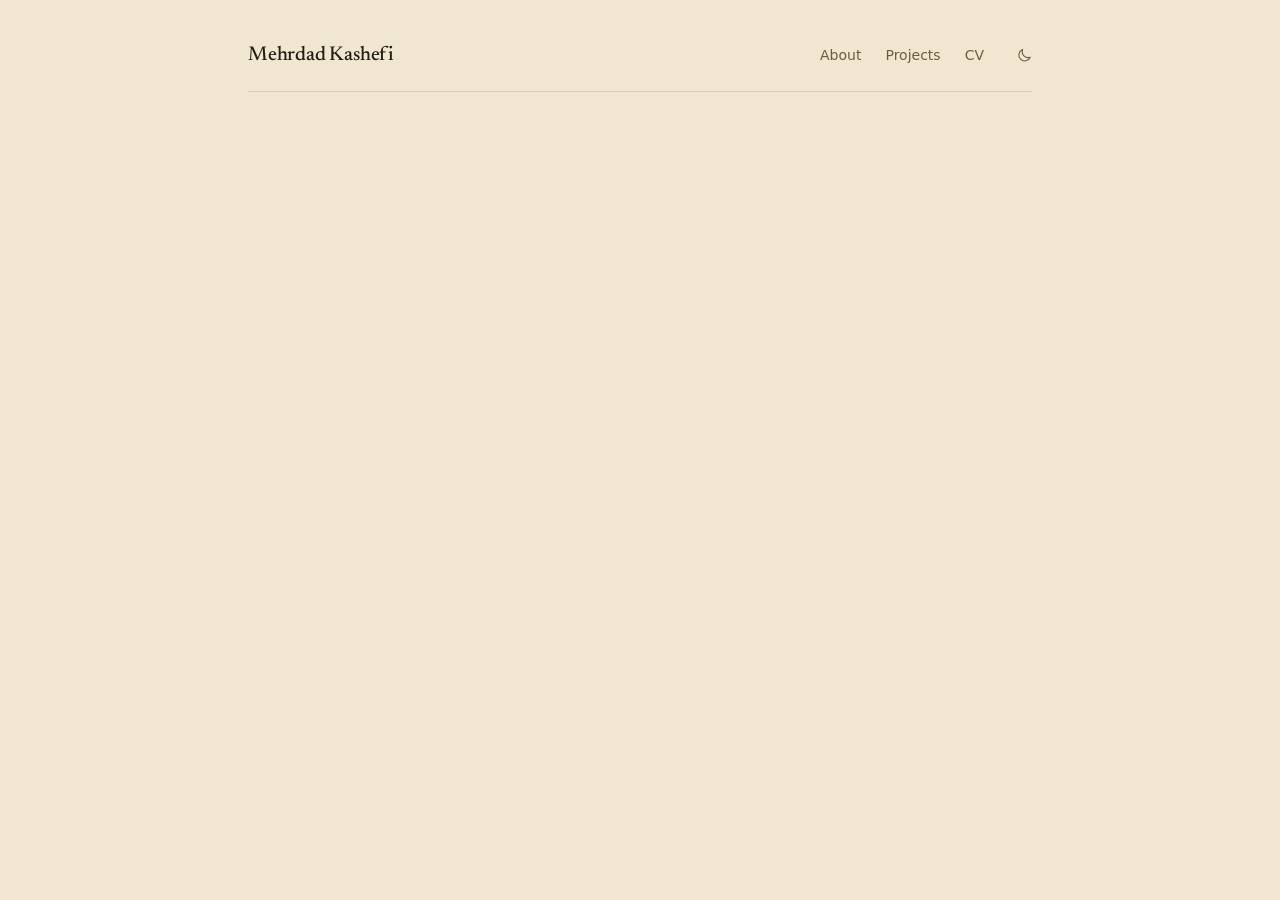
<file: blog.html>
<!doctype html>
<html lang="en">
  <head>
    <!-- Google tag (gtag.js) -->
    <script async src="https://www.googletagmanager.com/gtag/js?id=G-YLMYJ5T1TQ"></script>
    <script>
      window.dataLayer = window.dataLayer || [];
      function gtag(){dataLayer.push(arguments);}
      gtag('js', new Date());

      gtag('config', 'G-YLMYJ5T1TQ');
    </script>
    <meta charset="utf-8">
    <meta name="viewport" content="width=device-width, initial-scale=1">
    <title>Blog &middot; Mehrdad Kashefi</title>
    <script>
      // Follow the system light/dark setting, applied before first paint.
      // A manual toggle only lasts for the current browsing session.
      (function () {
        var chosen = sessionStorage.getItem("theme");
        var dark = chosen ? chosen === "dark" : window.matchMedia("(prefers-color-scheme: dark)").matches;
        document.documentElement.dataset.theme = dark ? "dark" : "light";
      })();
    </script>
    <link rel="preconnect" href="https://fonts.googleapis.com">
    <link rel="preconnect" href="https://fonts.gstatic.com" crossorigin>
    <link rel="stylesheet" href="https://fonts.googleapis.com/css2?family=Newsreader:ital,opsz,wght@0,6..72,400;0,6..72,500;1,6..72,400&display=swap">
    <link rel="stylesheet" href="style.css?v=12">
  </head>
  <body>
    <div class="wrap">
      <header class="site-header">
        <a class="site-name" href="index.html">Mehrdad Kashefi</a>
        <nav class="site-nav" aria-label="Main">
          <a href="index.html">About</a>
          <a href="projects.html">Projects</a>
          <!-- <a href="blog.html" aria-current="page">Blog</a> -->
          <a href="data/CV.pdf" target="_blank">CV</a>
          <button class="theme-toggle" type="button" onclick="toggleTheme()" aria-label="Toggle theme">
            <svg class="icon-moon" viewBox="0 0 24 24" fill="none" stroke="currentColor" stroke-width="1.6" stroke-linecap="round" stroke-linejoin="round" aria-hidden="true"><path d="M20.5 14.5A8.5 8.5 0 0 1 9.5 3.5a8.5 8.5 0 1 0 11 11z"/></svg>
            <svg class="icon-sun" viewBox="0 0 24 24" fill="none" stroke="currentColor" stroke-width="1.6" stroke-linecap="round" stroke-linejoin="round" aria-hidden="true"><circle cx="12" cy="12" r="4"/><path d="M12 2.5v2M12 19.5v2M2.5 12h2M19.5 12h2M5.3 5.3l1.4 1.4M17.3 17.3l1.4 1.4M5.3 18.7l1.4-1.4M17.3 6.7l1.4-1.4"/></svg>
          </button>
        </nav>
      </header>

      <main>
      </main>
    </div>

    <script src="script.js?v=12"></script>
  </body>
</html>
</file>
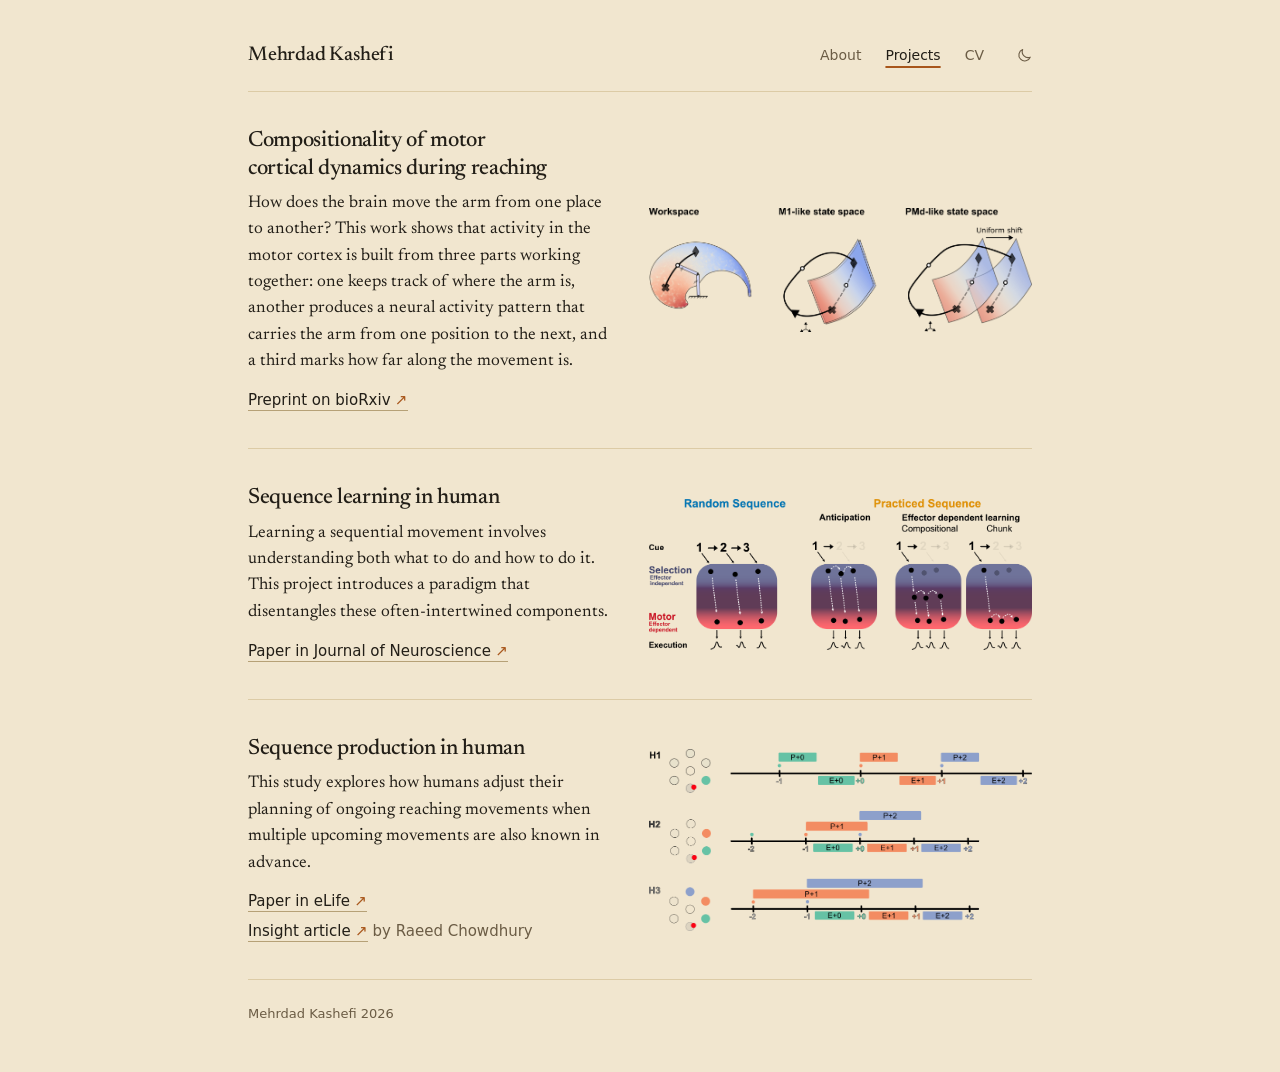
<file: projects.html>
<!doctype html>
<html lang="en">
  <head>
    <!-- Google tag (gtag.js) -->
    <script async src="https://www.googletagmanager.com/gtag/js?id=G-YLMYJ5T1TQ"></script>
    <script>
      window.dataLayer = window.dataLayer || [];
      function gtag(){dataLayer.push(arguments);}
      gtag('js', new Date());

      gtag('config', 'G-YLMYJ5T1TQ');
    </script>
    <meta charset="utf-8">
    <meta name="viewport" content="width=device-width, initial-scale=1">
    <meta name="description" content="Mehrdad Kashefi studies the neural basis of movement.">
    <title>Projects &middot; Mehrdad Kashefi</title>
    <script>
      // Follow the system light/dark setting, applied before first paint.
      // A manual toggle only lasts for the current browsing session.
      (function () {
        var chosen = sessionStorage.getItem("theme");
        var dark = chosen ? chosen === "dark" : window.matchMedia("(prefers-color-scheme: dark)").matches;
        document.documentElement.dataset.theme = dark ? "dark" : "light";
      })();
    </script>
    <link rel="preconnect" href="https://fonts.googleapis.com">
    <link rel="preconnect" href="https://fonts.gstatic.com" crossorigin>
    <link rel="stylesheet" href="https://fonts.googleapis.com/css2?family=Newsreader:ital,opsz,wght@0,6..72,400;0,6..72,500;1,6..72,400&display=swap">
    <link rel="stylesheet" href="style.css?v=12">
  </head>
  <body>
    <div class="wrap">
      <header class="site-header">
        <a class="site-name" href="index.html">Mehrdad Kashefi</a>
        <nav class="site-nav" aria-label="Main">
          <a href="index.html">About</a>
          <a href="projects.html" aria-current="page">Projects</a>
          <!-- <a href="blog.html">Blog</a> -->
          <a href="data/CV.pdf" target="_blank">CV</a>
          <button class="theme-toggle" type="button" onclick="toggleTheme()" aria-label="Toggle theme">
            <svg class="icon-moon" viewBox="0 0 24 24" fill="none" stroke="currentColor" stroke-width="1.6" stroke-linecap="round" stroke-linejoin="round" aria-hidden="true"><path d="M20.5 14.5A8.5 8.5 0 0 1 9.5 3.5a8.5 8.5 0 1 0 11 11z"/></svg>
            <svg class="icon-sun" viewBox="0 0 24 24" fill="none" stroke="currentColor" stroke-width="1.6" stroke-linecap="round" stroke-linejoin="round" aria-hidden="true"><circle cx="12" cy="12" r="4"/><path d="M12 2.5v2M12 19.5v2M2.5 12h2M19.5 12h2M5.3 5.3l1.4 1.4M17.3 17.3l1.4 1.4M5.3 18.7l1.4-1.4M17.3 6.7l1.4-1.4"/></svg>
          </button>
        </nav>
      </header>

      <main>
        <article class="project">
          <div class="project-text">
            <h2>Compositionality of motor cortical dynamics during reaching</h2>
            <p>How does the brain move the arm from one place to another? This work shows that activity in the motor cortex is built from three parts working together: one keeps track of where the arm is, another produces a neural activity pattern that carries the arm from one position to the next, and a third marks how far along the movement is.</p>
            <ul class="links">
              <li><a href="https://www.biorxiv.org/content/10.1101/2025.09.04.674069v1" target="_blank">Preprint on bioRxiv</a></li>
            </ul>
          </div>
          <figure class="plate">
            <img src="data/point2point.png" width="6762" height="2182" alt="A reach shown in the arm's workspace and as trajectories in M1-like and PMd-like neural state spaces.">
          </figure>
        </article>

        <article class="project">
          <div class="project-text">
            <h2>Sequence learning in human</h2>
            <p>Learning a sequential movement involves understanding both what to do and how to do it. This project introduces a paradigm that disentangles these often-intertwined components.</p>
            <ul class="links">
              <li><a href="https://doi.org/10.1523/JNEUROSCI.0299-25.2025" target="_blank">Paper in Journal of Neuroscience</a></li>
            </ul>
          </div>
          <figure class="plate">
            <img src="data/sequence_learning.png" width="1976" height="778" alt="Schematic of selection and motor stages for random versus practiced sequences.">
          </figure>
        </article>

        <article class="project">
          <div class="project-text">
            <h2>Sequence production in human</h2>
            <p>This study explores how humans adjust their planning of ongoing reaching movements when multiple upcoming movements are also known in advance.</p>
            <ul class="links">
              <li><a href="https://elifesciences.org/articles/94485" target="_blank">Paper in eLife</a></li>
              <li><a href="https://elifesciences.org/articles/101739" target="_blank">Insight article</a> <span class="note">by Raeed Chowdhury</span></li>
            </ul>
          </div>
          <figure class="plate">
            <img src="data/seq_production.png" width="1876" height="890" alt="Timelines of planning and execution for reaches with one, two, or three targets known in advance.">
          </figure>
        </article>
      </main>

      <footer class="site-footer">Mehrdad Kashefi 2026</footer>
    </div>

    <script src="script.js?v=12"></script>
  </body>
</html>
</file>
<file: style.css>
/* ---------- Tokens ---------- */
/* Colours are drawn from Friedrich's "Two Men by the Sea": the pale glow
   of the sky for the page, the dark shore for ink, the dusky clouds for
   secondary text, and the orange of the horizon for the accent. */
:root {
  --bg: #f1e6cf;
  --text: #221e17;
  --muted: #6b5c45;
  --rule: #dccba6;
  --underline: #b6a177;
  --accent: #a8561b;

  --serif: "Newsreader", "Iowan Old Style", "Palatino Linotype", Palatino, Georgia, serif;
  --sans: system-ui, -apple-system, "Segoe UI", Roboto, "Helvetica Neue", Arial, sans-serif;

  --measure: 52rem;
  color-scheme: light;
}

:root[data-theme="dark"] {
  --bg: #1a1611;
  --text: #e5d3ac;
  --muted: #a08f70;
  --rule: #332c21;
  --underline: #615340;
  --accent: #e2a55f;
  color-scheme: dark;
}

/* ---------- Base ---------- */
*,
*::before,
*::after {
  box-sizing: border-box;
}

html {
  -webkit-text-size-adjust: 100%;
}

body {
  margin: 0;
  background: var(--bg);
  color: var(--text);
  font-family: var(--serif);
  font-size: 1.0625rem;
  line-height: 1.55;
  -webkit-font-smoothing: antialiased;
  text-rendering: optimizeLegibility;
  transition: background-color 0.25s ease, color 0.25s ease;
}

img {
  display: block;
  max-width: 100%;
  height: auto;
}

a {
  color: inherit;
  text-decoration: underline;
  text-decoration-color: var(--underline);
  text-decoration-thickness: 1px;
  text-underline-offset: 0.2em;
  transition: color 0.15s ease, text-decoration-color 0.15s ease;
}

a:hover {
  color: var(--accent);
  text-decoration-color: currentColor;
}

:focus-visible {
  outline: 2px solid var(--accent);
  outline-offset: 3px;
  border-radius: 2px;
}

.wrap {
  max-width: var(--measure);
  margin: 0 auto;
  padding: 0 1.5rem;
}

/* ---------- Header ---------- */
.site-header {
  display: flex;
  align-items: baseline;
  justify-content: space-between;
  flex-wrap: wrap;
  gap: 0.5rem 1.5rem;
  padding: 2.5rem 0 1.25rem;
  border-bottom: 1px solid var(--rule);
}

.site-name {
  font-size: 1.25rem;
  font-weight: 500;
  letter-spacing: -0.01em;
  text-decoration: none;
}

.site-nav {
  display: flex;
  align-items: center;
  gap: 1.5rem;
  font-family: var(--sans);
  font-size: 0.875rem;
}

.site-nav a {
  color: var(--muted);
  text-decoration: none;
}

.site-nav a:hover,
.site-nav a[aria-current="page"] {
  color: var(--text);
}

.site-nav a[aria-current="page"] {
  text-decoration: underline;
  text-decoration-color: var(--accent);
  text-decoration-thickness: 1.5px;
  text-underline-offset: 0.45em;
}

.theme-toggle {
  display: inline-flex;
  align-items: center;
  justify-content: center;
  width: 2rem;
  height: 2rem;
  margin: -0.5rem -0.5rem -0.5rem 0;
  padding: 0;
  border: 0;
  border-radius: 50%;
  background: none;
  color: var(--muted);
  cursor: pointer;
  align-self: center;
}

.theme-toggle:hover {
  color: var(--text);
}

.theme-toggle svg {
  width: 1.05rem;
  height: 1.05rem;
}

.theme-toggle .icon-sun,
:root[data-theme="dark"] .theme-toggle .icon-moon {
  display: none;
}

:root[data-theme="dark"] .theme-toggle .icon-sun {
  display: block;
}

/* ---------- Projects ---------- */
.project {
  display: grid;
  grid-template-columns: minmax(0, 1fr) minmax(0, 1.05fr);
  align-items: center;
  gap: 1.5rem 2.25rem;
  padding: 2.25rem 0;
  border-top: 1px solid var(--rule);
}

.project:first-child {
  border-top: 0;
}

.project h2 {
  margin: 0 0 0.5rem;
  font-size: 1.375rem;
  font-weight: 500;
  line-height: 1.25;
  letter-spacing: -0.015em;
  text-wrap: balance;
}

.project p {
  margin: 0;
}

.links {
  display: flex;
  flex-wrap: wrap;
  gap: 0.4rem 1.5rem;
  margin: 0.85rem 0 0;
  padding: 0;
  list-style: none;
  font-family: var(--sans);
  font-size: 0.9375rem;
}

.links a {
  text-decoration: none;
  border-bottom: 1px solid var(--underline);
  padding-bottom: 1px;
}

.links a::after {
  content: "\2197";
  display: inline-block;
  margin-left: 0.3em;
  color: var(--accent);
  transition: transform 0.15s ease;
}

.links a:hover {
  border-bottom-color: currentColor;
}

.links a:hover::after {
  transform: translate(2px, -2px);
}

.links .note {
  color: var(--muted);
}

.plate {
  margin: 0;
}

/* The figures are transparent with black linework, so on the dark theme
   flip their lightness (the hue rotation keeps colours roughly as drawn). */
:root[data-theme="dark"] .plate img {
  filter: invert(1) hue-rotate(180deg);
}

/* ---------- About ---------- */
.about {
  padding: 4rem 0 3.5rem;
}

.intro {
  display: flex;
  align-items: center;
  gap: 2rem;
}

.headshot {
  flex: none;
  width: 9rem;
  height: 9rem;
  border-radius: 50%;
  object-fit: cover;
}

.intro p {
  margin: 0;
}

.icons {
  display: flex;
  flex-wrap: wrap;
  gap: 0.5rem 1.6rem;
  margin: 2.5rem 0 0;
  padding: 0;
  list-style: none;
  font-size: 1.5rem;
}

.icons a {
  display: block;
  color: var(--muted);
  text-decoration: none;
  transition: color 0.15s ease, transform 0.15s ease;
}

.icons a:hover {
  color: var(--accent);
  transform: translateY(-2px);
}

.icons li {
  position: relative;
}

.copied {
  position: absolute;
  top: 100%;
  left: 0;
  margin-top: 0.35rem;
  padding: 0.3rem 0.6rem;
  border-radius: 4px;
  background: var(--text);
  color: var(--bg);
  font-family: var(--sans);
  font-size: 0.8125rem;
  white-space: nowrap;
  pointer-events: none;
  opacity: 0;
  transition: opacity 0.15s ease;
}

.copied.is-visible {
  opacity: 1;
}

.painting {
  margin: 3.5rem 0 0;
}

.painting img {
  width: 100%;
  border-radius: 6px;
}

.painting {
  position: relative;
}

.painting.is-magnifying img {
  cursor: none;
}

.lens {
  position: absolute;
  top: 0;
  left: 0;
  width: 11rem;
  height: 11rem;
  border: 1px solid rgba(255, 255, 255, 0.7);
  border-radius: 50%;
  background-color: var(--bg);
  background-repeat: no-repeat;
  box-shadow: 0 0 0 1px rgba(26, 22, 17, 0.4), 0 10px 30px rgba(26, 22, 17, 0.4);
  pointer-events: none;
  opacity: 0;
  transition: opacity 0.15s ease;
  will-change: transform;
}

.painting.is-magnifying .lens {
  opacity: 1;
}

.revelation {
  max-height: 0;
  margin: 0;
  overflow: hidden;
  font-size: 1.375rem;
  font-style: italic;
  line-height: 1.35;
  text-align: center;
  text-wrap: balance;
  opacity: 0;
  transition: opacity 3s ease, max-height 0.6s ease, margin 0.6s ease;
}

/* First the space opens (and the page scrolls to it), then the text fades in */
.revelation.is-open {
  max-height: 8rem;
  margin-top: 2rem;
}

.revelation.is-revealed {
  opacity: 1;
}

.painting figcaption {
  margin-top: 0.75rem;
  font-family: var(--sans);
  font-size: 0.8125rem;
  color: var(--muted);
}

/* ---------- Footer ---------- */
.site-footer {
  padding: 1.5rem 0 3rem;
  border-top: 1px solid var(--rule);
  font-family: var(--sans);
  font-size: 0.8125rem;
  color: var(--muted);
}

/* ---------- Small screens ---------- */
@media (max-width: 42rem) {
  .project {
    grid-template-columns: minmax(0, 1fr);
    padding: 2rem 0;
  }
}

@media (max-width: 34rem) {
  .site-header {
    padding-top: 1.75rem;
  }

  .site-nav {
    gap: 1.25rem;
  }


  .intro {
    flex-direction: column;
    align-items: flex-start;
    gap: 1.5rem;
  }
}

@media (prefers-reduced-motion: reduce) {
  * {
    transition: none !important;
  }
}
</file>
